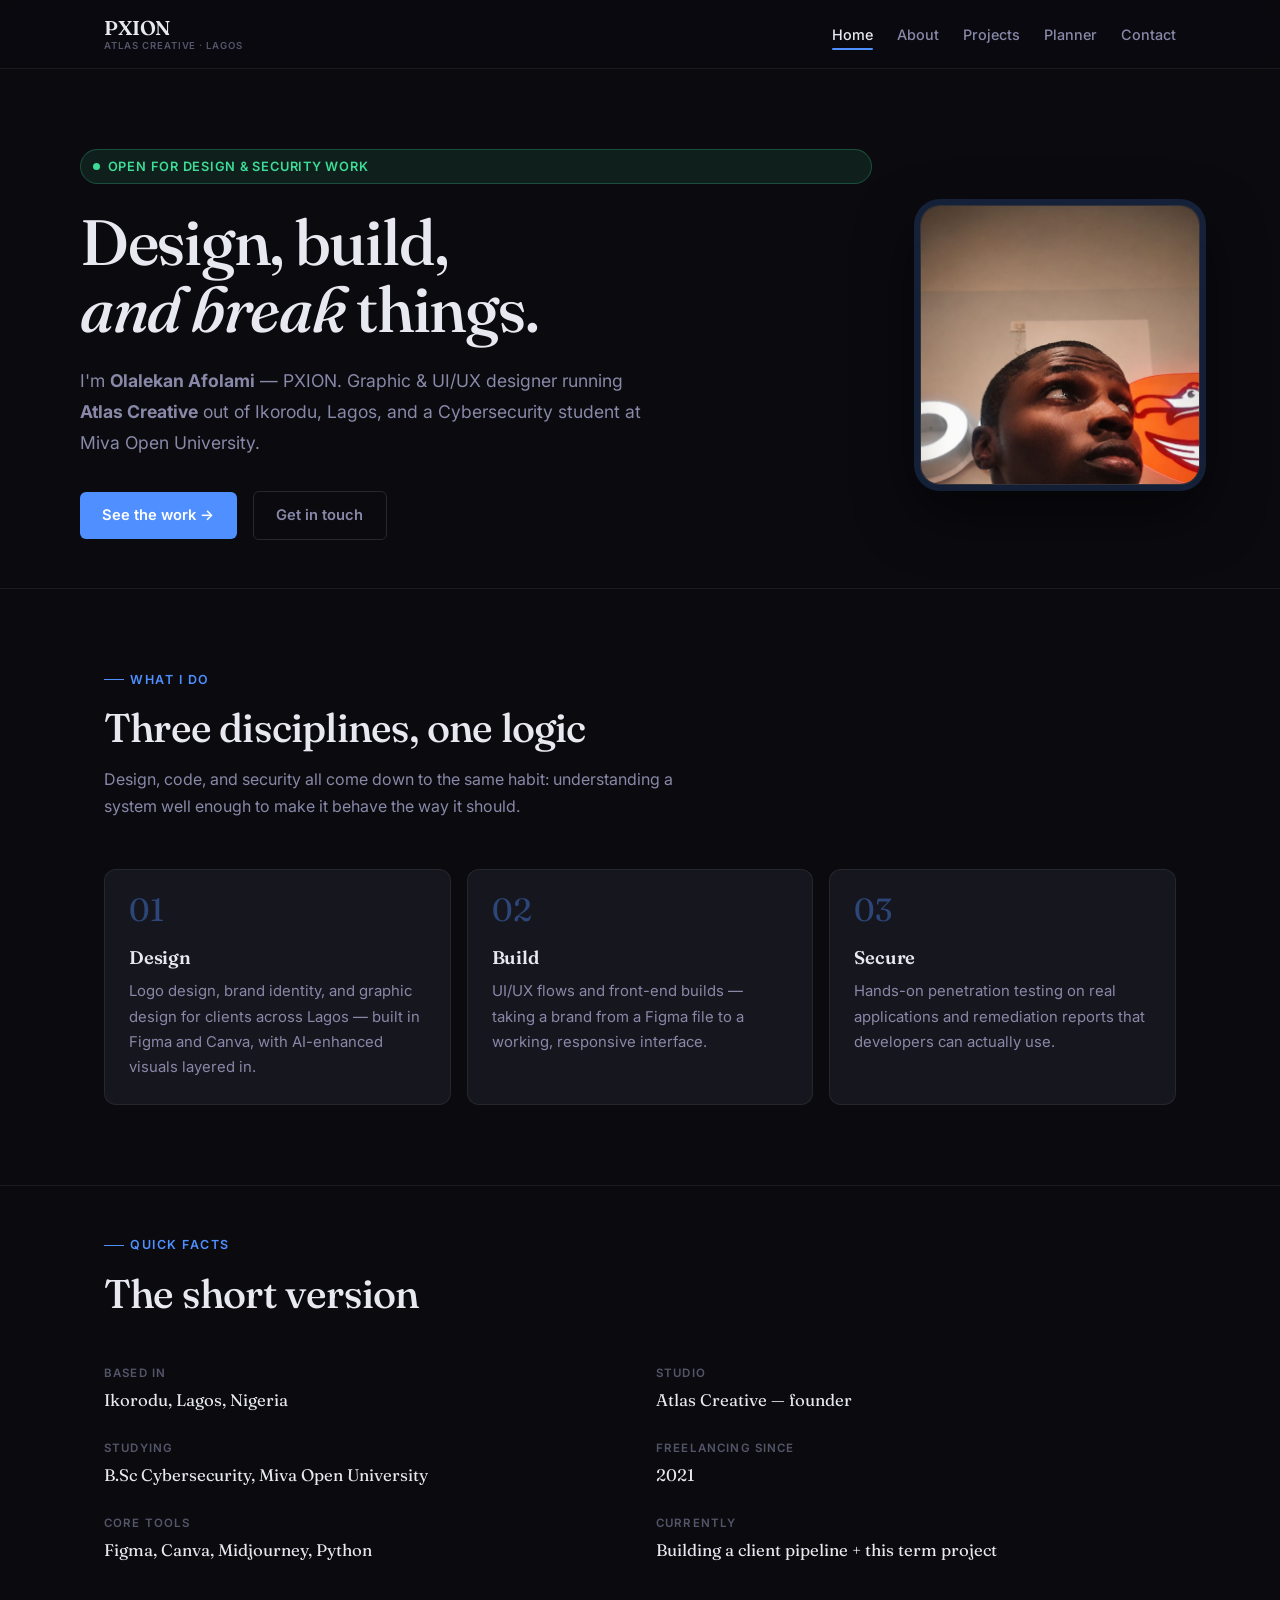
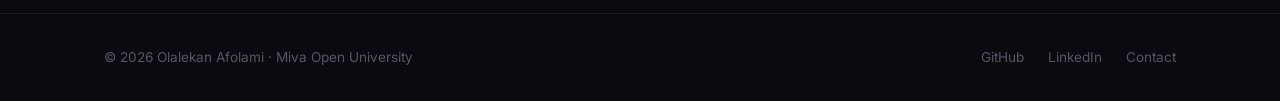
<file: index.html>
<!DOCTYPE html>
<html lang="en">
<head>
  <meta charset="UTF-8" />
  <meta name="viewport" content="width=device-width, initial-scale=1.0" />
  <title>PXION — Designer &amp; Cybersecurity Student</title>
  <meta name="description" content="Portfolio of Olalekan 'PXION' Afolami — graphic & UI/UX designer at Atlas Creative, Cybersecurity student at Miva Open University." />
  <link rel="preconnect" href="https://fonts.googleapis.com" />
  <link rel="preconnect" href="https://fonts.gstatic.com" crossorigin />
  <link href="https://fonts.googleapis.com/css2?family=Fraunces:ital,wght@0,400;0,500;0,600;1,400;1,500&family=Inter:wght@400;500;600;700&display=swap" rel="stylesheet" />
  <link rel="stylesheet" href="css/styles.css" />
</head>
<body>

  <header class="site-header">
    <div class="wrap">
      <a href="index.html" class="logo">
        <span class="logo-mark">PXION</span>
        <span class="logo-sub">Atlas Creative · Lagos</span>
      </a>
      <nav aria-label="Primary">
        <button class="nav-toggle" aria-label="Toggle menu" aria-expanded="false">
          <span></span><span></span><span></span>
        </button>
        <ul class="nav-links">
          <li><a href="index.html" aria-current="page">Home</a></li>
          <li><a href="about.html">About</a></li>
          <li><a href="projects.html">Projects</a></li>
          <li><a href="planner.html">Planner</a></li>
          <li><a href="contact.html">Contact</a></li>
        </ul>
      </nav>
    </div>
  </header>

  <main>
    <section class="hero wrap">
      <div class="hero-grid">
        <div class="hero-copy">
          <div class="status">
            <span class="status-dot" aria-hidden="true"></span>
            Open for design &amp; security work
          </div>
          <h1>Design, build,<br><em>and break</em> things.</h1>
          <p class="lede">I'm <strong>Olalekan Afolami</strong> — PXION. Graphic &amp; UI/UX designer running <strong>Atlas Creative</strong> out of Ikorodu, Lagos, and a Cybersecurity student at Miva Open University.</p>
          <div class="cta-row">
            <a href="projects.html" class="btn btn--primary">See the work →</a>
            <a href="contact.html" class="btn btn--ghost">Get in touch</a>
          </div>
        </div>
        <div class="hero-photo">
          <div class="profile-frame">
            <img src="assets/profile-headshot.png" alt="Photo of Olalekan Afolami (PXION)" />
          </div>
        </div>
      </div>
    </section>

    <section class="section">
      <div class="wrap">
        <div class="section-head">
          <span class="eyebrow">What I do</span>
          <h2>Three disciplines, one logic</h2>
          <p>Design, code, and security all come down to the same habit: understanding a system well enough to make it behave the way it should.</p>
        </div>
        <ul class="card-grid">
          <li class="card">
            <div class="card-num">01</div>
            <div class="card-body">
              <h3>Design</h3>
              <p>Logo design, brand identity, and graphic design for clients across Lagos — built in Figma and Canva, with AI-enhanced visuals layered in.</p>
            </div>
          </li>
          <li class="card">
            <div class="card-num">02</div>
            <div class="card-body">
              <h3>Build</h3>
              <p>UI/UX flows and front-end builds — taking a brand from a Figma file to a working, responsive interface.</p>
            </div>
          </li>
          <li class="card">
            <div class="card-num">03</div>
            <div class="card-body">
              <h3>Secure</h3>
              <p>Hands-on penetration testing on real applications and remediation reports that developers can actually use.</p>
            </div>
          </li>
        </ul>
      </div>
    </section>

    <section class="section section--tight">
      <div class="wrap">
        <div class="section-head">
          <span class="eyebrow">Quick facts</span>
          <h2>The short version</h2>
        </div>
        <dl class="fact-grid">
          <div><dt>Based in</dt><dd>Ikorodu, Lagos, Nigeria</dd></div>
          <div><dt>Studio</dt><dd>Atlas Creative — founder</dd></div>
          <div><dt>Studying</dt><dd>B.Sc Cybersecurity, Miva Open University</dd></div>
          <div><dt>Freelancing since</dt><dd>2021</dd></div>
          <div><dt>Core tools</dt><dd>Figma, Canva, Midjourney, Python</dd></div>
          <div><dt>Currently</dt><dd>Building a client pipeline + this term project</dd></div>
        </dl>
      </div>
    </section>
  </main>

  <footer class="site-footer">
    <div class="wrap footer-grid">
      <span>© <span data-year>2026</span> Olalekan Afolami · Miva Open University</span>
      <nav class="footer-links" aria-label="Footer">
        <a href="https://github.com/" target="_blank" rel="noopener">GitHub</a>
        <a href="https://www.linkedin.com/" target="_blank" rel="noopener">LinkedIn</a>
        <a href="contact.html">Contact</a>
      </nav>
    </div>
  </footer>

  <script src="js/nav.js"></script>
</body>
</html>
</file>
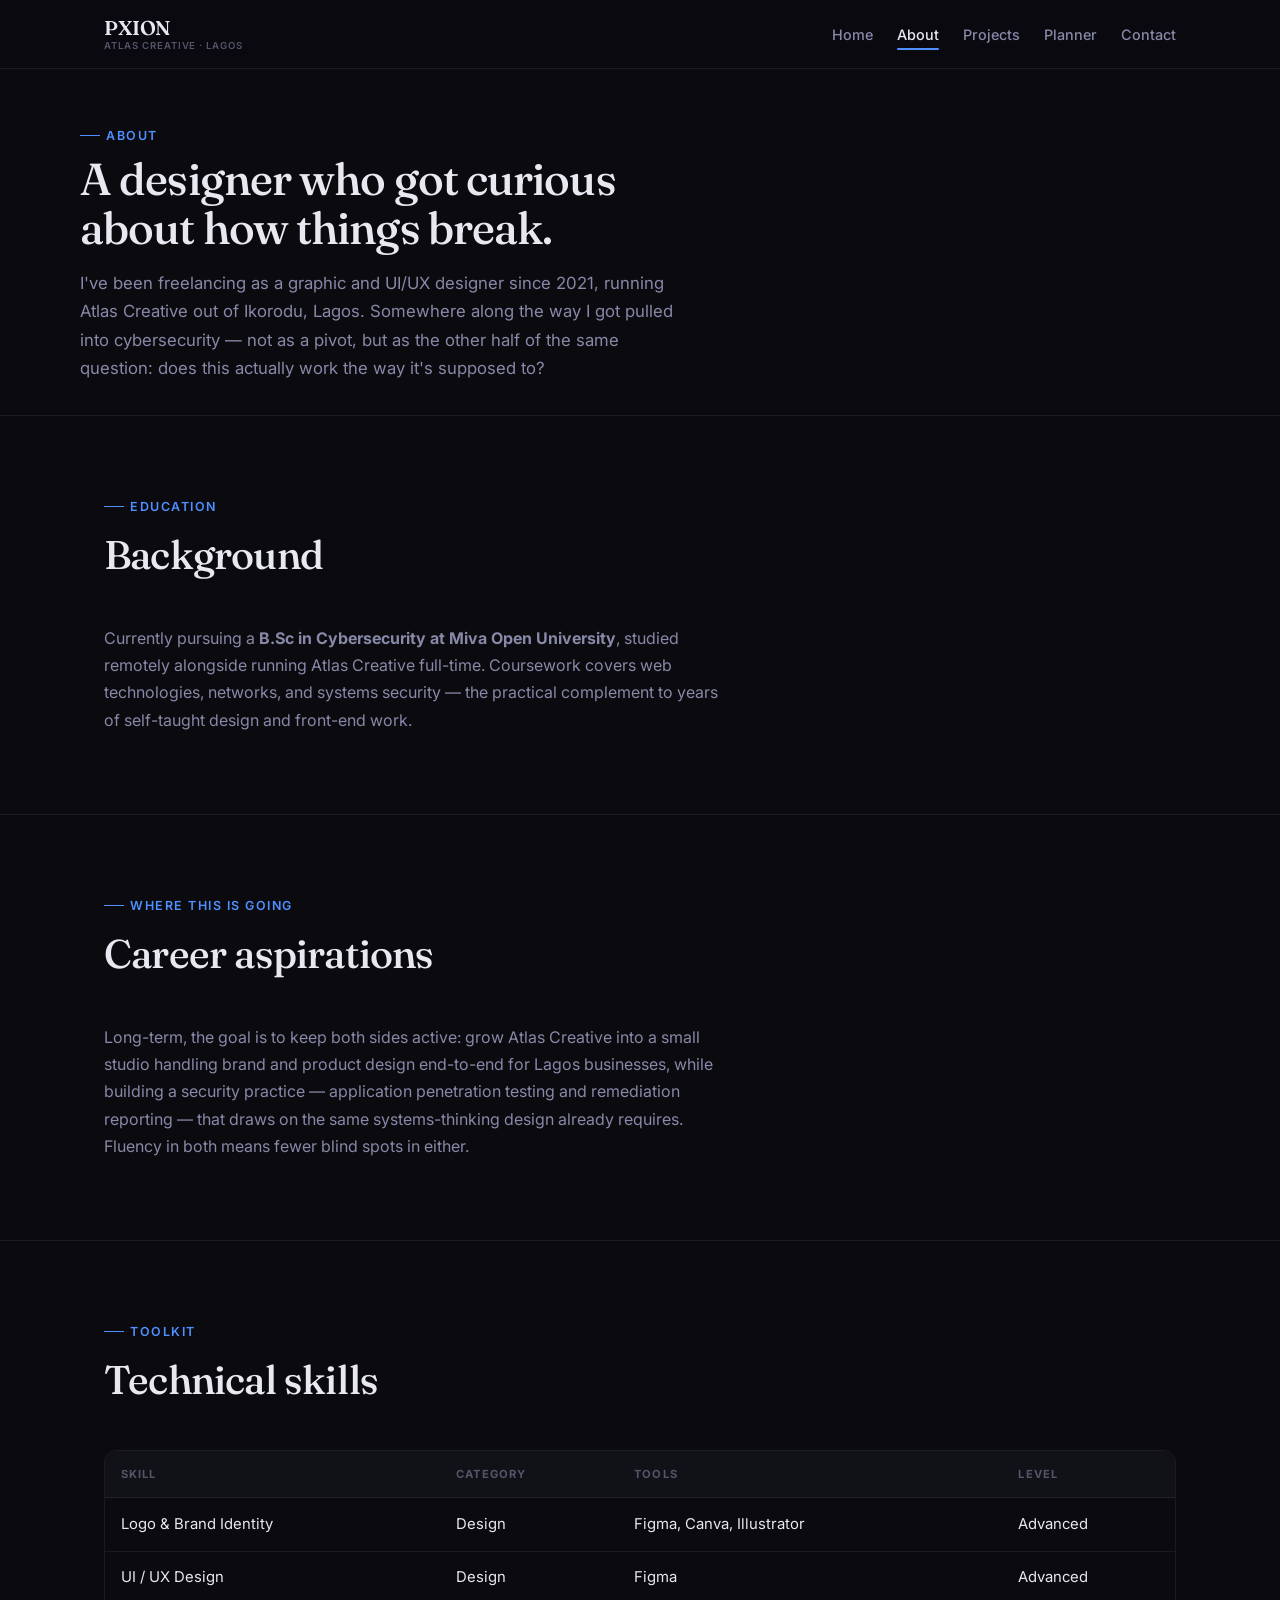
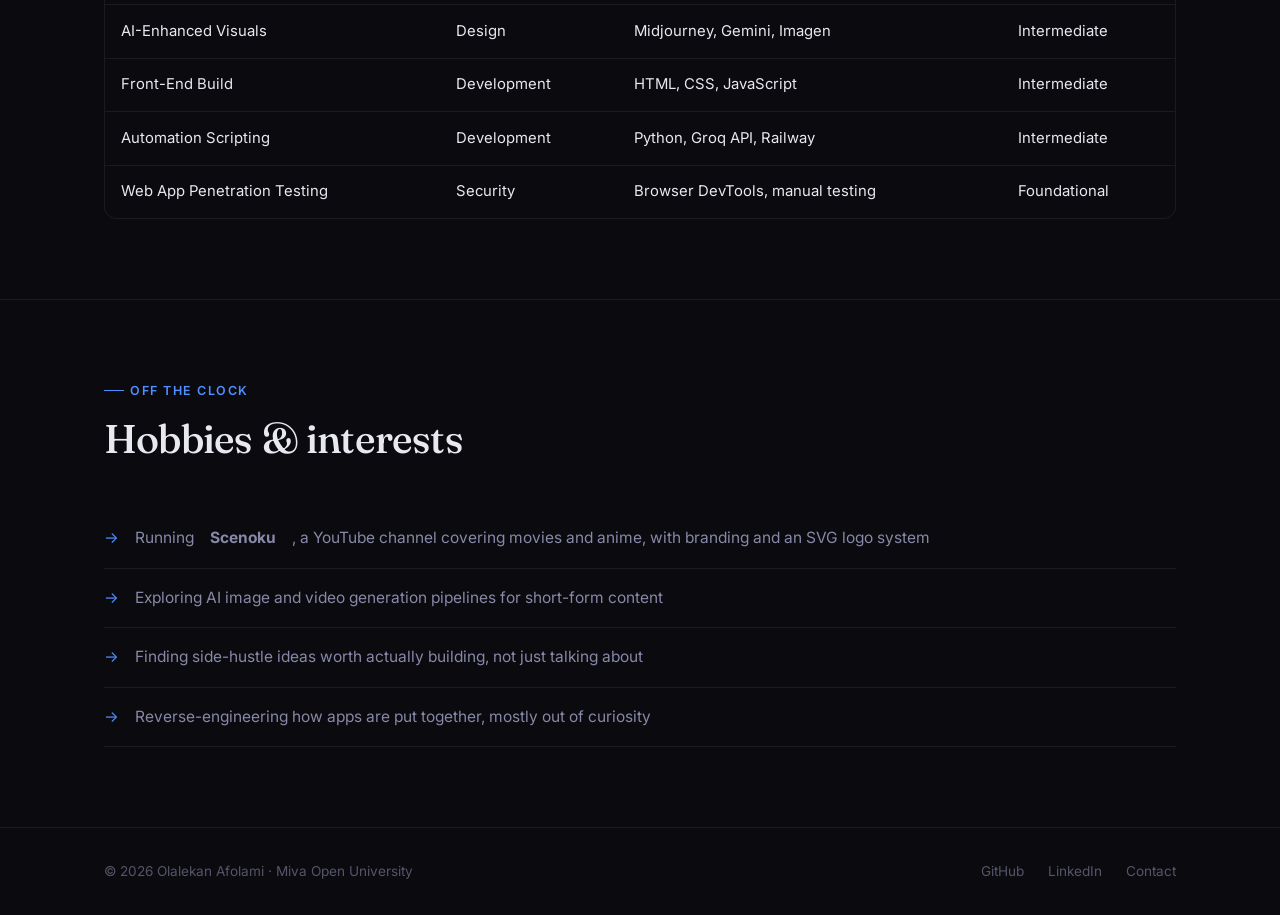
<file: about.html>
<!DOCTYPE html>
<html lang="en">
<head>
  <meta charset="UTF-8" />
  <meta name="viewport" content="width=device-width, initial-scale=1.0" />
  <title>About — PXION</title>
  <meta name="description" content="Education, career aspirations, technical skills, and interests of PXION (Olalekan Afolami Nurudeen)." />
  <link rel="preconnect" href="https://fonts.googleapis.com" />
  <link rel="preconnect" href="https://fonts.gstatic.com" crossorigin />
  <link href="https://fonts.googleapis.com/css2?family=Fraunces:ital,wght@0,400;0,500;0,600;1,400;1,500&family=Inter:wght@400;500;600;700&display=swap" rel="stylesheet" />
  <link rel="stylesheet" href="css/styles.css" />
</head>
<body>

  <header class="site-header">
    <div class="wrap">
      <a href="index.html" class="logo">
        <span class="logo-mark">PXION</span>
        <span class="logo-sub">Atlas Creative · Lagos</span>
      </a>
      <nav aria-label="Primary">
        <button class="nav-toggle" aria-label="Toggle menu" aria-expanded="false">
          <span></span><span></span><span></span>
        </button>
        <ul class="nav-links">
          <li><a href="index.html">Home</a></li>
          <li><a href="about.html" aria-current="page">About</a></li>
          <li><a href="projects.html">Projects</a></li>
          <li><a href="planner.html">Planner</a></li>
          <li><a href="contact.html">Contact</a></li>
        </ul>
      </nav>
    </div>
  </header>

  <main>
    <section class="page-hero wrap">
      <span class="eyebrow">About</span>
      <h1 class="page-title">A designer who got curious<br>about how things break.</h1>
      <p>I've been freelancing as a graphic and UI/UX designer since 2021, running Atlas Creative out of Ikorodu, Lagos. Somewhere along the way I got pulled into cybersecurity — not as a pivot, but as the other half of the same question: does this actually work the way it's supposed to?</p>
    </section>

    <section class="section">
      <div class="wrap">
        <div class="section-head">
          <span class="eyebrow">Education</span>
          <h2>Background</h2>
        </div>
        <p>Currently pursuing a <strong>B.Sc in Cybersecurity at Miva Open University</strong>, studied remotely alongside running Atlas Creative full-time. Coursework covers web technologies, networks, and systems security — the practical complement to years of self-taught design and front-end work.</p>
      </div>
    </section>

    <section class="section">
      <div class="wrap">
        <div class="section-head">
          <span class="eyebrow">Where this is going</span>
          <h2>Career aspirations</h2>
        </div>
        <p>Long-term, the goal is to keep both sides active: grow Atlas Creative into a small studio handling brand and product design end-to-end for Lagos businesses, while building a security practice — application penetration testing and remediation reporting — that draws on the same systems-thinking design already requires. Fluency in both means fewer blind spots in either.</p>
      </div>
    </section>

    <section class="section">
      <div class="wrap">
        <div class="section-head">
          <span class="eyebrow">Toolkit</span>
          <h2>Technical skills</h2>
        </div>
        <div class="table-wrap">
          <table>
            <caption class="sr-only">Technical skills by category, tools used, and current proficiency</caption>
            <thead>
              <tr>
                <th scope="col">Skill</th>
                <th scope="col">Category</th>
                <th scope="col">Tools</th>
                <th scope="col">Level</th>
              </tr>
            </thead>
            <tbody>
              <tr><td>Logo &amp; Brand Identity</td><td>Design</td><td>Figma, Canva, Illustrator</td><td>Advanced</td></tr>
              <tr><td>UI / UX Design</td><td>Design</td><td>Figma</td><td>Advanced</td></tr>
              <tr><td>AI-Enhanced Visuals</td><td>Design</td><td>Midjourney, Gemini, Imagen</td><td>Intermediate</td></tr>
              <tr><td>Front-End Build</td><td>Development</td><td>HTML, CSS, JavaScript</td><td>Intermediate</td></tr>
              <tr><td>Automation Scripting</td><td>Development</td><td>Python, Groq API, Railway</td><td>Intermediate</td></tr>
              <tr><td>Web App Penetration Testing</td><td>Security</td><td>Browser DevTools, manual testing</td><td>Foundational</td></tr>
            </tbody>
          </table>
        </div>
      </div>
    </section>

    <section class="section">
      <div class="wrap">
        <div class="section-head">
          <span class="eyebrow">Off the clock</span>
          <h2>Hobbies &amp; interests</h2>
        </div>
        <ul class="check-list">
          <li>Running <strong>Scenoku</strong>, a YouTube channel covering movies and anime, with branding and an SVG logo system</li>
          <li>Exploring AI image and video generation pipelines for short-form content</li>
          <li>Finding side-hustle ideas worth actually building, not just talking about</li>
          <li>Reverse-engineering how apps are put together, mostly out of curiosity</li>
        </ul>
      </div>
    </section>
  </main>

  <footer class="site-footer">
    <div class="wrap footer-grid">
      <span>© <span data-year>2026</span> Olalekan Afolami · Miva Open University</span>
      <nav class="footer-links" aria-label="Footer">
        <a href="https://github.com/" target="_blank" rel="noopener">GitHub</a>
        <a href="https://www.linkedin.com/" target="_blank" rel="noopener">LinkedIn</a>
        <a href="contact.html">Contact</a>
      </nav>
    </div>
  </footer>

  <script src="js/nav.js"></script>
</body>
</html>
</file>
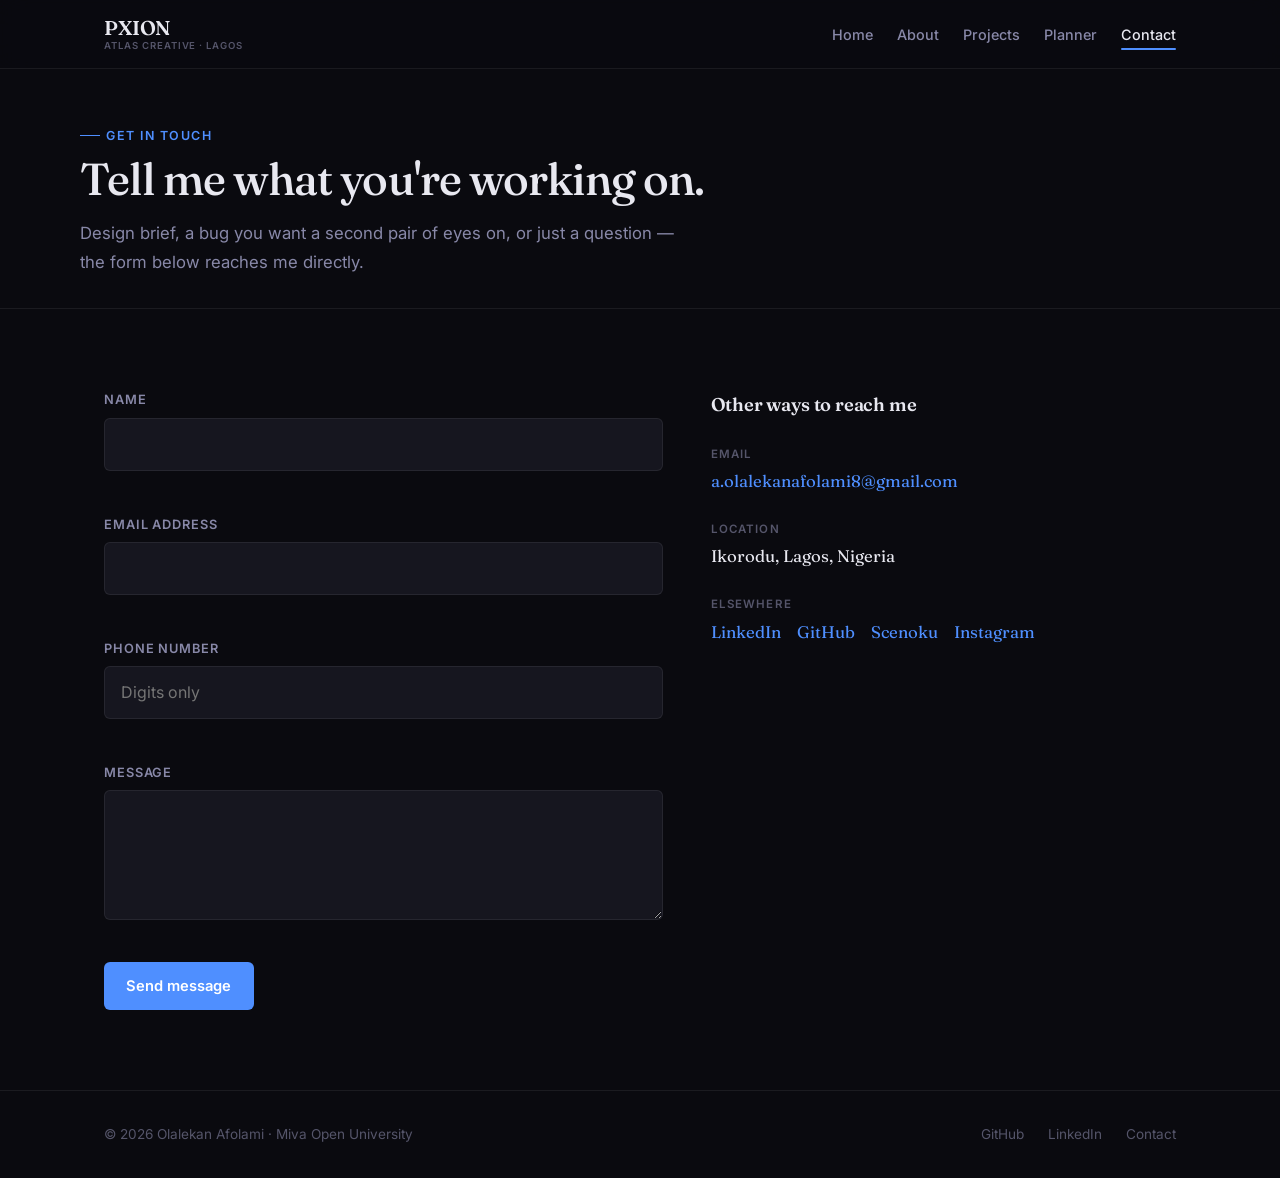
<file: contact.html>
<!DOCTYPE html>
<html lang="en">
<head>
  <meta charset="UTF-8" />
  <meta name="viewport" content="width=device-width, initial-scale=1.0" />
  <title>Contact — PXION</title>
  <meta name="description" content="Get in touch with PXION for design or security work." />
  <link rel="preconnect" href="https://fonts.googleapis.com" />
  <link rel="preconnect" href="https://fonts.gstatic.com" crossorigin />
  <link href="https://fonts.googleapis.com/css2?family=Fraunces:ital,wght@0,400;0,500;0,600;1,400;1,500&family=Inter:wght@400;500;600;700&display=swap" rel="stylesheet" />
  <link rel="stylesheet" href="css/styles.css" />
</head>
<body>

  <header class="site-header">
    <div class="wrap">
      <a href="index.html" class="logo">
        <span class="logo-mark">PXION</span>
        <span class="logo-sub">Atlas Creative · Lagos</span>
      </a>
      <nav aria-label="Primary">
        <button class="nav-toggle" aria-label="Toggle menu" aria-expanded="false">
          <span></span><span></span><span></span>
        </button>
        <ul class="nav-links">
          <li><a href="index.html">Home</a></li>
          <li><a href="about.html">About</a></li>
          <li><a href="projects.html">Projects</a></li>
          <li><a href="planner.html">Planner</a></li>
          <li><a href="contact.html" aria-current="page">Contact</a></li>
        </ul>
      </nav>
    </div>
  </header>

  <main>
    <section class="page-hero wrap">
      <span class="eyebrow">Get in touch</span>
      <h1 class="page-title">Tell me what you're working on.</h1>
      <p>Design brief, a bug you want a second pair of eyes on, or just a question — the form below reaches me directly.</p>
    </section>

    <section class="section">
      <div class="wrap">
        <div class="contact-layout">

          <form id="contactForm" class="form-grid" novalidate>
            <div class="field">
              <label for="nameInput">Name</label>
              <input type="text" id="nameInput" name="name" autocomplete="name" />
              <span class="field-error" id="nameError"></span>
            </div>
            <div class="field">
              <label for="emailInput">Email address</label>
              <input type="email" id="emailInput" name="email" autocomplete="email" />
              <span class="field-error" id="emailError"></span>
            </div>
            <div class="field">
              <label for="phoneInput">Phone number</label>
              <input type="tel" id="phoneInput" name="phone" placeholder="Digits only" autocomplete="tel" />
              <span class="field-error" id="phoneError"></span>
            </div>
            <div class="field">
              <label for="messageInput">Message</label>
              <textarea id="messageInput" name="message"></textarea>
              <span class="field-error" id="messageError"></span>
            </div>
            <div>
              <button type="submit" class="btn btn--primary">Send message</button>
            </div>
            <p class="form-status" id="formStatus" role="status"></p>
          </form>

          <aside class="contact-aside">
            <h3>Other ways to reach me</h3>
            <dl class="fact-grid" style="grid-template-columns:1fr;">
              <div>
                <dt>Email</dt>
                <dd><a href="mailto:olalekanafolami8@gmail.com" style="color:var(--accent);">a.olalekanafolami8@gmail.com</a></dd>
              </div>
              <div>
                <dt>Location</dt>
                <dd>Ikorodu, Lagos, Nigeria</dd>
              </div>
              <div>
                <dt>Elsewhere</dt>
                <dd style="display:flex;gap:1rem;flex-wrap:wrap;">
                  <a href="https://www.linkedin.com/" target="_blank" rel="noopener" style="color:var(--accent);">LinkedIn</a>
                  <a href="https://github.com/" target="_blank" rel="noopener" style="color:var(--accent);">GitHub</a>
                  <a href="https://www.youtube.com/" target="_blank" rel="noopener" style="color:var(--accent);">Scenoku</a>
               <a href="https://www.instagram.com/" target="_blank" rel="noopener" style="color:var(--accent);">Instagram</a>
                </dd>
              </div>
            </dl>
          </aside>

        </div>
      </div>
    </section>
  </main>

  <footer class="site-footer">
    <div class="wrap footer-grid">
      <span>© <span data-year>2026</span> Olalekan Afolami · Miva Open University</span>
      <nav class="footer-links" aria-label="Footer">
        <a href="https://github.com/" target="_blank" rel="noopener">GitHub</a>
        <a href="https://www.linkedin.com/" target="_blank" rel="noopener">LinkedIn</a>
        <a href="contact.html">Contact</a>
      </nav>
    </div>
  </footer>

  <script src="js/nav.js"></script>
  <script src="js/contact.js"></script>
</body>
</html>
</file>
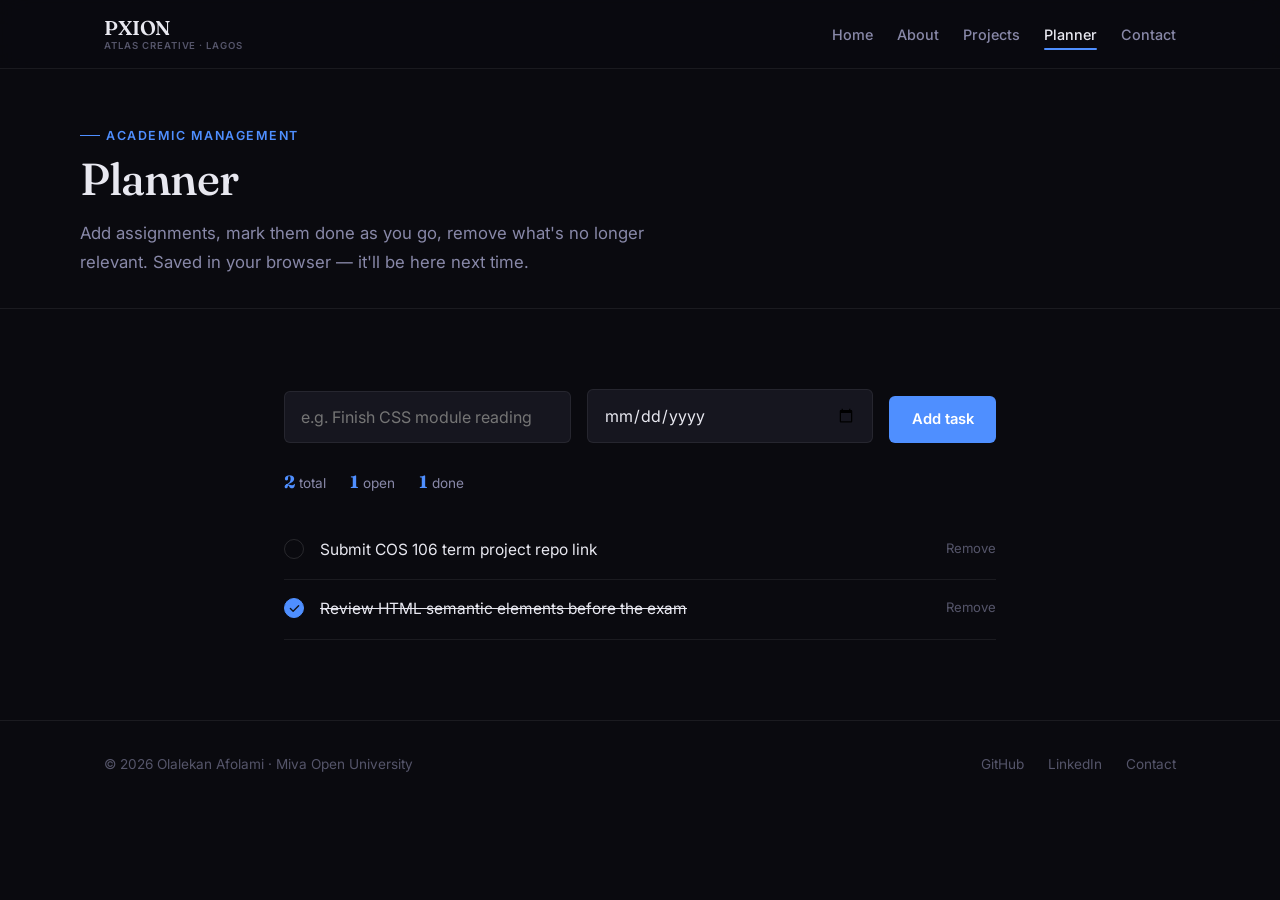
<file: planner.html>
<!DOCTYPE html>
<html lang="en">
<head>
  <meta charset="UTF-8" />
  <meta name="viewport" content="width=device-width, initial-scale=1.0" />
  <title>Planner — PXION</title>
  <meta name="description" content="Interactive academic task planner." />
  <link rel="preconnect" href="https://fonts.googleapis.com" />
  <link rel="preconnect" href="https://fonts.gstatic.com" crossorigin />
  <link href="https://fonts.googleapis.com/css2?family=Fraunces:ital,wght@0,400;0,500;0,600;1,400;1,500&family=Inter:wght@400;500;600;700&display=swap" rel="stylesheet" />
  <link rel="stylesheet" href="css/styles.css" />
</head>
<body>

  <header class="site-header">
    <div class="wrap">
      <a href="index.html" class="logo">
        <span class="logo-mark">PXION</span>
        <span class="logo-sub">Atlas Creative · Lagos</span>
      </a>
      <nav aria-label="Primary">
        <button class="nav-toggle" aria-label="Toggle menu" aria-expanded="false">
          <span></span><span></span><span></span>
        </button>
        <ul class="nav-links">
          <li><a href="index.html">Home</a></li>
          <li><a href="about.html">About</a></li>
          <li><a href="projects.html">Projects</a></li>
          <li><a href="planner.html" aria-current="page">Planner</a></li>
          <li><a href="contact.html">Contact</a></li>
        </ul>
      </nav>
    </div>
  </header>

  <main>
    <section class="page-hero wrap">
      <span class="eyebrow">Academic management</span>
      <h1 class="page-title">Planner</h1>
      <p>Add assignments, mark them done as you go, remove what's no longer relevant. Saved in your browser — it'll be here next time.</p>
    </section>

    <section class="section">
      <div class="wrap" style="max-width:760px;">

        <form id="plannerForm" class="planner-bar" aria-label="Add a new task">
          <label for="taskInput" class="sr-only">Task description</label>
          <input type="text" id="taskInput" name="taskInput" placeholder="e.g. Finish CSS module reading" required />
          <label for="taskDue" class="sr-only">Due date (optional)</label>
          <input type="date" id="taskDue" name="taskDue" aria-label="Due date (optional)" />
          <button type="submit" class="btn btn--primary">Add task</button>
        </form>

        <div class="planner-stats">
          <span><strong id="countTotal">0</strong> total</span>
          <span><strong id="countOpen">0</strong> open</span>
          <span><strong id="countDone">0</strong> done</span>
        </div>

        <ul class="task-list" id="taskList" aria-live="polite"></ul>
        <p class="empty-state" id="emptyState">No tasks yet — add your first assignment above.</p>

      </div>
    </section>
  </main>

  <footer class="site-footer">
    <div class="wrap footer-grid">
      <span>© <span data-year>2026</span> Olalekan Afolami · Miva Open University</span>
      <nav class="footer-links" aria-label="Footer">
        <a href="https://github.com/" target="_blank" rel="noopener">GitHub</a>
        <a href="https://www.linkedin.com/" target="_blank" rel="noopener">LinkedIn</a>
        <a href="contact.html">Contact</a>
      </nav>
    </div>
  </footer>

  <script src="js/nav.js"></script>
  <script src="js/planner.js"></script>
</body>
</html>
</file>
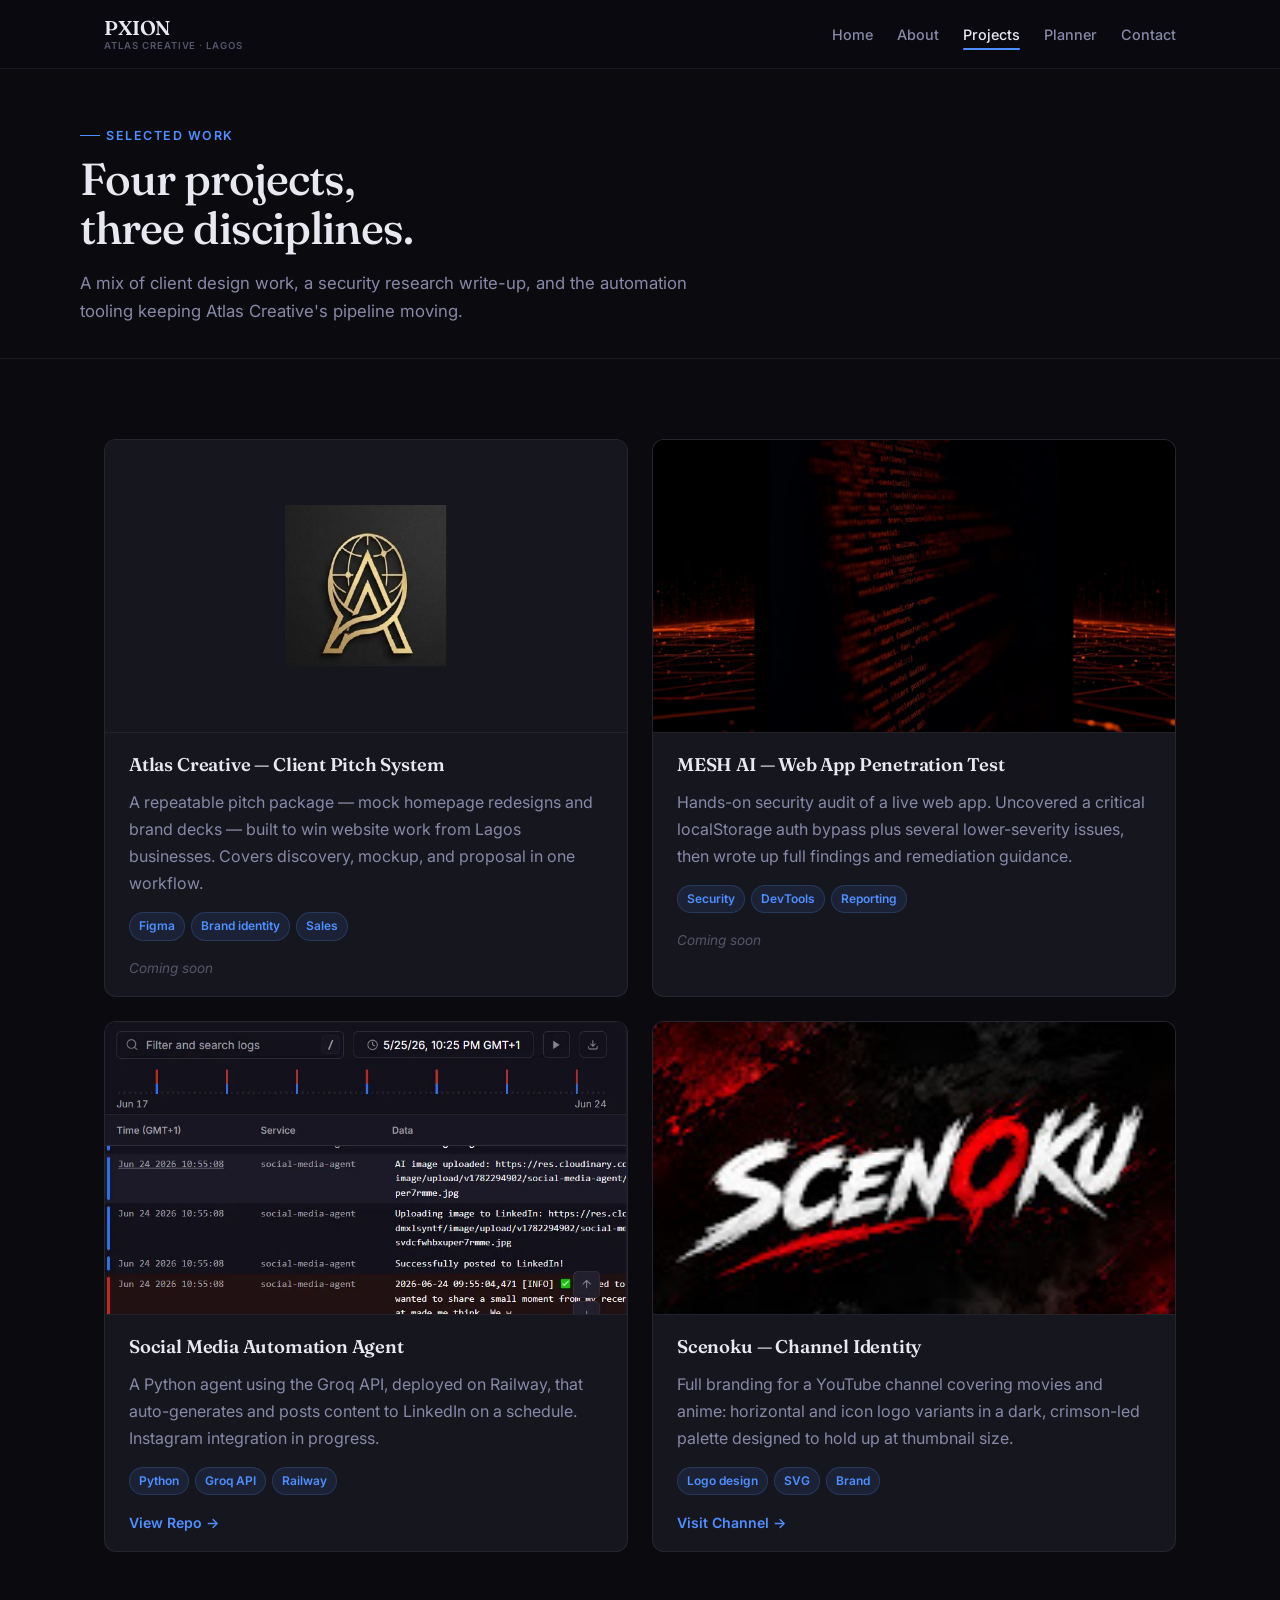
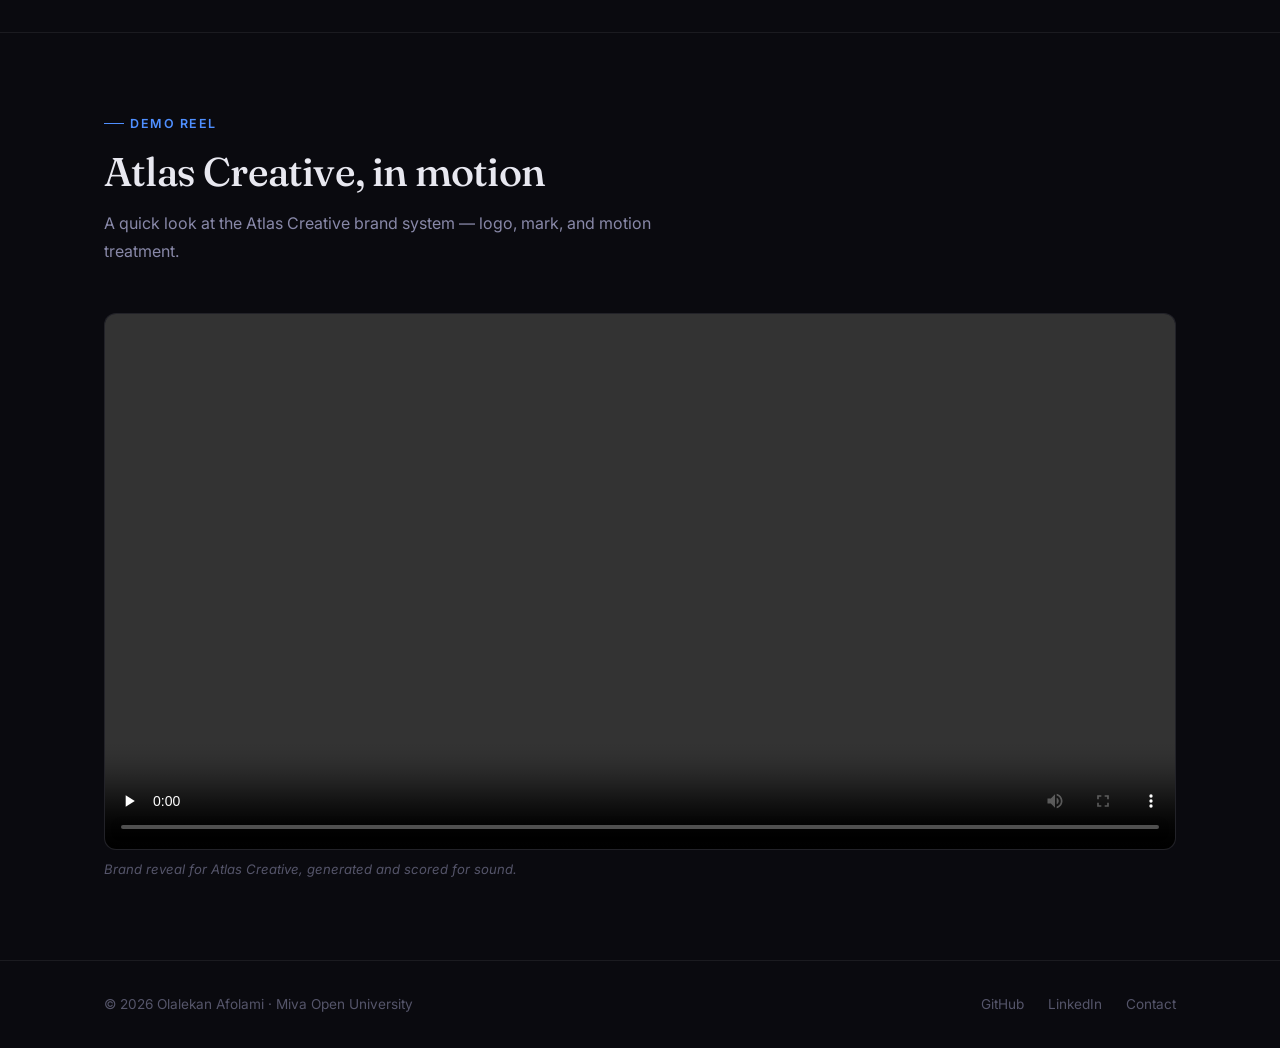
<file: projects.html>
<!DOCTYPE html>
<html lang="en">
<head>
  <meta charset="UTF-8" />
  <meta name="viewport" content="width=device-width, initial-scale=1.0" />
  <title>Projects — PXION</title>
  <meta name="description" content="Selected projects by PXION spanning brand design, security research, and automation." />
  <link rel="preconnect" href="https://fonts.googleapis.com" />
  <link rel="preconnect" href="https://fonts.gstatic.com" crossorigin />
  <link href="https://fonts.googleapis.com/css2?family=Fraunces:ital,wght@0,400;0,500;0,600;1,400;1,500&family=Inter:wght@400;500;600;700&display=swap" rel="stylesheet" />
  <link rel="stylesheet" href="css/styles.css" />
</head>
<body>

  <header class="site-header">
    <div class="wrap">
      <a href="index.html" class="logo">
        <span class="logo-mark">PXION</span>
        <span class="logo-sub">Atlas Creative · Lagos</span>
      </a>
      <nav aria-label="Primary">
        <button class="nav-toggle" aria-label="Toggle menu" aria-expanded="false">
          <span></span><span></span><span></span>
        </button>
        <ul class="nav-links">
          <li><a href="index.html">Home</a></li>
          <li><a href="about.html">About</a></li>
          <li><a href="projects.html" aria-current="page">Projects</a></li>
          <li><a href="planner.html">Planner</a></li>
          <li><a href="contact.html">Contact</a></li>
        </ul>
      </nav>
    </div>
  </header>

  <main>
    <section class="page-hero wrap">
      <span class="eyebrow">Selected work</span>
      <h1 class="page-title">Four projects,<br>three disciplines.</h1>
      <p>A mix of client design work, a security research write-up, and the automation tooling keeping Atlas Creative's pipeline moving.</p>
    </section>

    <section class="section">
      <div class="wrap">
        <div class="project-grid">

          <article class="project-card">
            <div class="project-thumb">
              <img src="assets/atlas-creative-thumb.jpg" alt="Atlas Creative logo" loading="lazy" />
            </div>
            <div class="project-body">
              <h3>Atlas Creative — Client Pitch System</h3>
              <p>A repeatable pitch package — mock homepage redesigns and brand decks — built to win website work from Lagos businesses. Covers discovery, mockup, and proposal in one workflow.</p>
              <div class="tag-row">
                <span class="tag">Figma</span>
                <span class="tag">Brand identity</span>
                <span class="tag">Sales</span>
              </div>
              <div class="project-links">
                <span style="font-size:0.85rem;color:var(--text-faint);font-style:italic;">Coming soon</span>
              </div>
            </div>
          </article>

          <article class="project-card">
            <div class="project-thumb">
              <img src="assets/mesh-ai.png" alt="MESH AI penetration test" loading="lazy" />
            </div>
            <div class="project-body">
              <h3>MESH AI — Web App Penetration Test</h3>
              <p>Hands-on security audit of a live web app. Uncovered a critical localStorage auth bypass plus several lower-severity issues, then wrote up full findings and remediation guidance.</p>
              <div class="tag-row">
                <span class="tag">Security</span>
                <span class="tag">DevTools</span>
                <span class="tag">Reporting</span>
              </div>
              <div class="project-links">
                <span style="font-size:0.85rem;color:var(--text-faint);font-style:italic;">Coming soon</span>
              </div>
            </div>
          </article>

          <article class="project-card">
            <div class="project-thumb">
              <img src="assets/social-agent-logs.png" alt="Railway deployment logs for the social media agent" loading="lazy" />
            </div>
            <div class="project-body">
              <h3>Social Media Automation Agent</h3>
              <p>A Python agent using the Groq API, deployed on Railway, that auto-generates and posts content to LinkedIn on a schedule. Instagram integration in progress.</p>
              <div class="tag-row">
                <span class="tag">Python</span>
                <span class="tag">Groq API</span>
                <span class="tag">Railway</span>
              </div>
              <div class="project-links">
                <a href="https://github.com/Pxioneer/social-media-agent" target="_blank" rel="noopener">View Repo →</a>
              </div>
            </div>
          </article>

          <article class="project-card">
            <div class="project-thumb">
              <img src="assets/scenoku-logo.jpg" alt="Scenoku YouTube channel logo" loading="lazy" />
            </div>
            <div class="project-body">
              <h3>Scenoku — Channel Identity</h3>
              <p>Full branding for a YouTube channel covering movies and anime: horizontal and icon logo variants in a dark, crimson-led palette designed to hold up at thumbnail size.</p>
              <div class="tag-row">
                <span class="tag">Logo design</span>
                <span class="tag">SVG</span>
                <span class="tag">Brand</span>
              </div>
              <div class="project-links">
                <a href="https://www.youtube.com/@SCENOKU" target="_blank" rel="noopener">Visit Channel →</a>
              </div>
            </div>
          </article>

        </div>
      </div>
    </section>

    <section class="section">
      <div class="wrap">
        <div class="section-head">
          <span class="eyebrow">Demo reel</span>
          <h2>Atlas Creative, in motion</h2>
          <p>A quick look at the Atlas Creative brand system — logo, mark, and motion treatment.</p>
        </div>
        <div class="media-frame">
          <video controls preload="none">
            <source src="assets/Atlas_Creative_logo_reveal_202606240039.mp4" type="video/mp4">
            Your browser doesn't support video. <a href="assets/Atlas_Creative_logo_reveal_202606240039.mp4">Download the file</a>.
          </video>
        </div>
        <p class="media-caption">Brand reveal for Atlas Creative, generated and scored for sound.</p>
      </div>
    </section>
  </main>

  <footer class="site-footer">
    <div class="wrap footer-grid">
      <span>© <span data-year>2026</span> Olalekan Afolami · Miva Open University</span>
      <nav class="footer-links" aria-label="Footer">
        <a href="https://github.com/" target="_blank" rel="noopener">GitHub</a>
        <a href="https://www.linkedin.com/" target="_blank" rel="noopener">LinkedIn</a>
        <a href="contact.html">Contact</a>
      </nav>
    </div>
  </footer>

  <script src="js/nav.js"></script>
</body>
</html>
</file>
<file: css/styles.css>
/* ==========================================================================
   PXION Portfolio — Redesign v3
   Direction: Sharp, modern dark-mode with electric blue accent.
   Feels like a Lagos creative who also knows Kali Linux.
   ========================================================================== */

:root {
  /* Palette */
  --bg:          #0a0a0f;
  --bg-raised:   #111118;
  --bg-card:     #16161f;
  --border:      rgba(255,255,255,0.07);
  --border-mid:  rgba(255,255,255,0.12);
  --text:        #e8e8f0;
  --text-muted:  #8888a8;
  --text-faint:  #55556a;
  --accent:      #4f8fff;
  --accent-glow: rgba(79,143,255,0.18);
  --accent-dim:  #2a5ec4;
  --danger:      #ff5b5b;
  --success:     #3ddc97;

  /* Type */
  --font-display: "Fraunces", Georgia, serif;
  --font-body:    "Inter", "Helvetica Neue", Arial, sans-serif;

  /* Space */
  --s1: 0.5rem;
  --s2: 1rem;
  --s3: 1.5rem;
  --s4: 2rem;
  --s5: 3rem;
  --s6: 5rem;

  --radius-sm: 6px;
  --radius:    12px;
  --radius-lg: 20px;
  --max-w: 1120px;
  --ease: cubic-bezier(0.22, 1, 0.36, 1);
}

/* ---------- Reset ---------- */
*, *::before, *::after { margin: 0; padding: 0; box-sizing: border-box; }
html { scroll-behavior: smooth; -webkit-text-size-adjust: 100%; }

body {
  background: var(--bg);
  color: var(--text);
  font-family: var(--font-body);
  font-size: 16px;
  line-height: 1.7;
  min-height: 100dvh;
}

img { max-width: 100%; display: block; }
a  { color: inherit; text-decoration: none; }
ul, ol { list-style: none; }
button { font: inherit; cursor: pointer; border: none; background: none; color: inherit; }
input, textarea { font: inherit; color: inherit; }

@media (prefers-reduced-motion: reduce) {
  *, *::before, *::after {
    animation-duration: 0.001ms !important;
    transition-duration: 0.001ms !important;
  }
}

:focus-visible { outline: 2px solid var(--accent); outline-offset: 3px; border-radius: 2px; }

/* ---------- Layout utilities ---------- */
.wrap {
  max-width: var(--max-w);
  margin: 0 auto;
  padding: 0 var(--s3);
}

@media (max-width: 600px) {
  .wrap { padding: 0 var(--s2); }
}

.sr-only {
  position: absolute; width: 1px; height: 1px;
  overflow: hidden; clip: rect(0 0 0 0); white-space: nowrap;
}

/* ---------- Typography ---------- */
.eyebrow {
  display: inline-flex;
  align-items: center;
  gap: 0.5em;
  font-family: var(--font-body);
  font-size: 0.78rem;
  font-weight: 600;
  letter-spacing: 0.12em;
  text-transform: uppercase;
  color: var(--accent);
}
.eyebrow::before {
  content: "";
  display: inline-block;
  width: 20px;
  height: 1px;
  background: var(--accent);
  flex-shrink: 0;
}

h1, h2, h3, h4 {
  font-family: var(--font-display);
  font-weight: 500;
  color: var(--text);
  letter-spacing: -0.02em;
}

h1 { font-size: clamp(2.2rem, 5.5vw, 4rem); line-height: 1.05; }
h2 { font-size: clamp(1.6rem, 3.5vw, 2.5rem); line-height: 1.1; }
h3 { font-size: 1.15rem; font-weight: 600; letter-spacing: -0.01em; }

p { color: var(--text-muted); max-width: 62ch; }
.lede { font-size: 1.1rem; line-height: 1.75; }

/* ---------- Sections ---------- */
.section {
  padding: var(--s6) 0;
  border-top: 1px solid var(--border);
}
.section--tight { padding: var(--s5) 0; border-top: 1px solid var(--border); }

.section-head {
  display: flex;
  flex-direction: column;
  gap: var(--s1);
  margin-bottom: var(--s5);
}
.section-head h2 { margin-top: var(--s1); }
.section-head p  { margin-top: var(--s1); }

/* ---------- Buttons ---------- */
.btn {
  display: inline-flex;
  align-items: center;
  gap: 0.5em;
  padding: 0.7rem 1.4rem;
  border-radius: var(--radius-sm);
  font-size: 0.92rem;
  font-weight: 600;
  font-family: var(--font-body);
  transition: transform 0.2s var(--ease), box-shadow 0.2s var(--ease), opacity 0.2s var(--ease);
  white-space: nowrap;
}

.btn--primary {
  background: var(--accent);
  color: #fff;
  box-shadow: 0 0 0 0 var(--accent-glow);
}
.btn--primary:hover {
  transform: translateY(-2px);
  box-shadow: 0 8px 24px var(--accent-glow);
}

.btn--ghost {
  border: 1px solid var(--border-mid);
  color: var(--text-muted);
}
.btn--ghost:hover {
  border-color: var(--accent);
  color: var(--accent);
  transform: translateY(-2px);
}

/* ---------- Header / Nav ---------- */
.site-header {
  position: sticky;
  top: 0;
  z-index: 100;
  background: rgba(10,10,15,0.88);
  backdrop-filter: blur(16px) saturate(180%);
  -webkit-backdrop-filter: blur(16px) saturate(180%);
  border-bottom: 1px solid var(--border);
}

.site-header .wrap {
  display: flex;
  align-items: center;
  justify-content: space-between;
  height: 68px;
}

.logo {
  display: flex;
  flex-direction: column;
  line-height: 1.1;
  gap: 2px;
}
.logo-mark {
  font-family: var(--font-display);
  font-size: 1.25rem;
  font-weight: 600;
  color: var(--text);
  letter-spacing: -0.02em;
}
.logo-sub {
  font-size: 0.6rem;
  font-weight: 600;
  letter-spacing: 0.1em;
  text-transform: uppercase;
  color: var(--text-faint);
}

.nav-links {
  display: flex;
  align-items: center;
  gap: var(--s3);
}

.nav-links a {
  font-size: 0.9rem;
  font-weight: 500;
  color: var(--text-muted);
  padding: 0.35rem 0;
  position: relative;
  transition: color 0.2s var(--ease);
}
.nav-links a::after {
  content: "";
  position: absolute;
  left: 0; bottom: -2px;
  width: 0; height: 2px;
  background: var(--accent);
  border-radius: 2px;
  transition: width 0.25s var(--ease);
}
.nav-links a:hover,
.nav-links a[aria-current="page"] { color: var(--text); }
.nav-links a:hover::after,
.nav-links a[aria-current="page"]::after { width: 100%; }

/* Mobile hamburger */
.nav-toggle {
  display: none;
  width: 36px;
  height: 36px;
  flex-direction: column;
  justify-content: center;
  align-items: center;
  gap: 5px;
  border-radius: var(--radius-sm);
  border: 1px solid var(--border);
}
.nav-toggle span {
  display: block;
  width: 20px;
  height: 1.5px;
  background: var(--text);
  border-radius: 2px;
  transition: transform 0.25s var(--ease), opacity 0.2s;
}
.nav-toggle.is-open span:nth-child(1) { transform: translateY(6.5px) rotate(45deg); }
.nav-toggle.is-open span:nth-child(2) { opacity: 0; }
.nav-toggle.is-open span:nth-child(3) { transform: translateY(-6.5px) rotate(-45deg); }

@media (max-width: 720px) {
  .nav-toggle { display: flex; }
  .nav-links {
    position: absolute;
    top: 68px; left: 0; right: 0;
    flex-direction: column;
    align-items: stretch;
    background: var(--bg-raised);
    border-bottom: 1px solid var(--border);
    padding: var(--s2) var(--s3);
    gap: 0;
    opacity: 0;
    pointer-events: none;
    transform: translateY(-6px);
    transition: opacity 0.2s var(--ease), transform 0.2s var(--ease);
  }
  .nav-links.is-open {
    opacity: 1;
    pointer-events: auto;
    transform: translateY(0);
  }
  .nav-links a {
    padding: 0.75rem 0;
    border-bottom: 1px solid var(--border);
    font-size: 1rem;
  }
  .nav-links li:last-child a { border-bottom: none; }
}

/* ---------- Status badge ---------- */
.status {
  display: inline-flex;
  align-items: center;
  gap: 0.6em;
  font-size: 0.8rem;
  font-weight: 600;
  letter-spacing: 0.06em;
  text-transform: uppercase;
  color: var(--success);
  background: rgba(61,220,151,0.1);
  border: 1px solid rgba(61,220,151,0.25);
  padding: 0.35rem 0.75rem;
  border-radius: 999px;
}
.status-dot {
  width: 7px;
  height: 7px;
  border-radius: 50%;
  background: var(--success);
  flex-shrink: 0;
  animation: pulse-dot 2.5s ease-in-out infinite;
}
@keyframes pulse-dot {
  0%, 100% { opacity: 1; transform: scale(1); }
  50%       { opacity: 0.5; transform: scale(0.85); }
}

/* ---------- Hero ---------- */
.hero {
  padding: var(--s6) 0 var(--s5);
}

.hero-grid {
  display: grid;
  grid-template-columns: 1fr auto;
  gap: var(--s5);
  align-items: center;
}

.hero-copy {
  display: flex;
  flex-direction: column;
  gap: var(--s2);
  animation: rise 0.6s var(--ease) both;
}

.hero-copy h1 { margin-top: var(--s1); }
.hero-copy .lede { margin-top: var(--s1); max-width: 52ch; }

.cta-row {
  display: flex;
  gap: var(--s2);
  flex-wrap: wrap;
  align-items: center;
  margin-top: var(--s2);
}

/* Profile photo — the key fix */
.hero-photo {
  animation: rise 0.6s var(--ease) 0.1s both;
  flex-shrink: 0;
}

.profile-frame {
  width: 280px;
  height: 280px;
  border-radius: var(--radius-lg);
  overflow: hidden;
  border: 1px solid var(--border-mid);
  background: var(--bg-card);
  box-shadow: 0 0 0 6px var(--accent-glow), 0 24px 60px rgba(0,0,0,0.5);
  position: relative;
}
.profile-frame img {
  width: 100%;
  height: 100%;
  object-fit: cover;
  object-position: center center;
  display: block;
}

@keyframes rise {
  from { opacity: 0; transform: translateY(16px); }
  to   { opacity: 1; transform: translateY(0); }
}

@media (max-width: 820px) {
  .hero-grid {
    grid-template-columns: 1fr;
    text-align: left;
  }
  .hero-photo {
    order: -1;
  }
  .profile-frame {
    width: 120px;
    height: 120px;
    border-radius: var(--radius);
    box-shadow: 0 0 0 4px var(--accent-glow), 0 12px 32px rgba(0,0,0,0.4);
  }
}

@media (max-width: 480px) {
  .hero { padding: var(--s4) 0 var(--s4); }
}

/* ---------- Service cards ---------- */
.card-grid {
  display: grid;
  grid-template-columns: repeat(3, 1fr);
  gap: var(--s2);
}

@media (max-width: 760px) {
  .card-grid { grid-template-columns: 1fr; }
}

.card {
  background: var(--bg-card);
  border: 1px solid var(--border);
  border-radius: var(--radius);
  padding: var(--s3);
  display: flex;
  flex-direction: column;
  gap: var(--s1);
  transition: border-color 0.2s var(--ease), transform 0.2s var(--ease);
  position: relative;
  overflow: hidden;
}
.card::before {
  content: "";
  position: absolute;
  top: 0; left: 0; right: 0;
  height: 2px;
  background: var(--accent);
  transform: scaleX(0);
  transform-origin: left;
  transition: transform 0.3s var(--ease);
}
.card:hover {
  border-color: var(--border-mid);
  transform: translateY(-3px);
}
.card:hover::before { transform: scaleX(1); }

.card-num {
  font-family: var(--font-display);
  font-size: 2rem;
  font-weight: 400;
  color: var(--accent);
  opacity: 0.4;
  line-height: 1;
  margin-bottom: var(--s1);
}
.card-body h3 { margin-bottom: 0.4rem; }
.card-body p  { font-size: 0.93rem; }

/* ---------- Quick facts ---------- */
.fact-grid {
  display: grid;
  grid-template-columns: repeat(2, 1fr);
  gap: var(--s3) var(--s4);
}

@media (max-width: 480px) {
  .fact-grid { grid-template-columns: 1fr; }
}

.fact-grid dt {
  font-size: 0.72rem;
  font-weight: 600;
  letter-spacing: 0.1em;
  text-transform: uppercase;
  color: var(--text-faint);
  margin-bottom: 3px;
}
.fact-grid dd {
  color: var(--text);
  font-family: var(--font-display);
  font-size: 1.05rem;
}

/* ---------- Check list ---------- */
.check-list li {
  display: flex;
  gap: var(--s2);
  padding: var(--s2) 0;
  border-bottom: 1px solid var(--border);
  color: var(--text-muted);
  font-size: 0.97rem;
}
.check-list li::before {
  content: "→";
  color: var(--accent);
  flex-shrink: 0;
}

/* ---------- Projects ---------- */
.project-grid {
  display: grid;
  grid-template-columns: repeat(2, 1fr);
  gap: var(--s3);
}

@media (max-width: 680px) {
  .project-grid { grid-template-columns: 1fr; }
}

.project-card {
  background: var(--bg-card);
  border: 1px solid var(--border);
  border-radius: var(--radius);
  overflow: hidden;
  display: flex;
  flex-direction: column;
  transition: border-color 0.2s var(--ease), transform 0.2s var(--ease);
}
.project-card:hover {
  border-color: var(--border-mid);
  transform: translateY(-4px);
}

.project-thumb {
  aspect-ratio: 16 / 9;
  overflow: hidden;
  background: var(--bg-raised);
  border-bottom: 1px solid var(--border);
}
.project-thumb img {
  width: 100%;
  height: 100%;
  object-fit: cover;
  transition: transform 0.4s var(--ease);
}
.project-card:hover .project-thumb img { transform: scale(1.04); }

.project-body {
  padding: var(--s2) var(--s3);
  display: flex;
  flex-direction: column;
  gap: var(--s1);
  flex: 1;
}

.tag-row {
  display: flex;
  flex-wrap: wrap;
  gap: 0.4rem;
  margin-top: 0.4rem;
}
.tag {
  font-size: 0.75rem;
  font-weight: 600;
  padding: 0.2rem 0.55rem;
  border-radius: 999px;
  background: rgba(79,143,255,0.1);
  color: var(--accent);
  border: 1px solid rgba(79,143,255,0.2);
}

.project-links {
  display: flex;
  gap: var(--s2);
  margin-top: var(--s1);
  flex-wrap: wrap;
}
.project-links a {
  font-size: 0.88rem;
  font-weight: 600;
  color: var(--accent);
}
.project-links a:hover { text-decoration: underline; }

/* ---------- Media frame ---------- */
.media-frame {
  border-radius: var(--radius);
  overflow: hidden;
  border: 1px solid var(--border);
  background: var(--bg-raised);
}
.media-frame video { width: 100%; display: block; }
.media-caption {
  font-size: 0.82rem;
  color: var(--text-faint);
  margin-top: var(--s1);
  font-style: italic;
}

/* ---------- Table ---------- */
.table-wrap {
  border: 1px solid var(--border);
  border-radius: var(--radius);
  overflow: hidden;
  overflow-x: auto;
  -webkit-overflow-scrolling: touch;
}
table {
  width: 100%;
  border-collapse: collapse;
  font-size: 0.93rem;
  min-width: 480px;
}
th, td {
  text-align: left;
  padding: 0.85rem var(--s2);
  border-bottom: 1px solid var(--border);
}
th {
  font-size: 0.7rem;
  font-weight: 700;
  letter-spacing: 0.1em;
  text-transform: uppercase;
  color: var(--text-faint);
  background: var(--bg-raised);
}
tbody tr:last-child td { border-bottom: none; }
tbody tr:hover { background: rgba(255,255,255,0.02); }

/* ---------- Forms ---------- */
.form-grid { display: grid; gap: var(--s3); }

.field {
  display: flex;
  flex-direction: column;
  gap: 0.4rem;
}
.field label {
  font-size: 0.8rem;
  font-weight: 600;
  color: var(--text-muted);
  text-transform: uppercase;
  letter-spacing: 0.07em;
}
.field input, .field textarea {
  background: var(--bg-card);
  border: 1px solid var(--border);
  border-radius: var(--radius-sm);
  padding: 0.75rem 1rem;
  color: var(--text);
  transition: border-color 0.2s var(--ease), box-shadow 0.2s var(--ease);
}
.field input:focus, .field textarea:focus {
  border-color: var(--accent);
  box-shadow: 0 0 0 3px var(--accent-glow);
  outline: none;
}
.field textarea { min-height: 130px; resize: vertical; }
.field-error { font-size: 0.77rem; color: var(--danger); min-height: 1em; }
.field.has-error input,
.field.has-error textarea { border-color: var(--danger); }

.form-status {
  font-size: 0.9rem;
  padding: var(--s2);
  border-radius: var(--radius-sm);
  display: none;
}
.form-status.is-visible { display: block; }
.form-status.success { background: rgba(61,220,151,0.1); color: var(--success); border: 1px solid rgba(61,220,151,0.25); }
.form-status.error   { background: rgba(255,91,91,0.1); color: var(--danger); border: 1px solid rgba(255,91,91,0.25); }

/* Contact page two-column */
.contact-layout {
  display: grid;
  grid-template-columns: 1.2fr 1fr;
  gap: var(--s5);
  align-items: start;
}
@media (max-width: 760px) {
  .contact-layout { grid-template-columns: 1fr; }
}

.contact-aside h3 { margin-bottom: var(--s3); }

/* ---------- Planner ---------- */
.planner-bar {
  display: flex;
  gap: var(--s2);
  flex-wrap: wrap;
  margin-bottom: var(--s3);
  align-items: flex-end;
}
.planner-bar input[type="text"],
.planner-bar input[type="date"] {
  flex: 1;
  min-width: 160px;
  background: var(--bg-card);
  border: 1px solid var(--border);
  border-radius: var(--radius-sm);
  padding: 0.7rem 1rem;
  color: var(--text);
  transition: border-color 0.2s var(--ease);
}
.planner-bar input:focus {
  border-color: var(--accent);
  outline: none;
  box-shadow: 0 0 0 3px var(--accent-glow);
}

.planner-stats {
  display: flex;
  gap: var(--s3);
  margin-bottom: var(--s3);
  font-size: 0.85rem;
  color: var(--text-muted);
  flex-wrap: wrap;
}
.planner-stats strong {
  color: var(--accent);
  font-family: var(--font-display);
  font-size: 1.1rem;
}

.task-list { display: flex; flex-direction: column; }

.task-item {
  display: flex;
  align-items: flex-start;
  gap: var(--s2);
  padding: var(--s2) 0;
  border-bottom: 1px solid var(--border);
  animation: rise 0.3s var(--ease) both;
}
.task-item.is-done { opacity: 0.45; }
.task-item.is-done .task-title { text-decoration: line-through; }

.task-check {
  width: 20px; height: 20px;
  border: 1.5px solid var(--border-mid);
  border-radius: 50%;
  flex-shrink: 0;
  margin-top: 2px;
  display: flex;
  align-items: center;
  justify-content: center;
  cursor: pointer;
  transition: background 0.2s, border-color 0.2s;
}
.task-item.is-done .task-check {
  background: var(--accent);
  border-color: var(--accent);
}

.task-main { flex: 1; min-width: 0; }
.task-title { color: var(--text); font-size: 0.97rem; }
.task-due { font-size: 0.78rem; color: var(--text-faint); margin-top: 3px; }
.task-delete { font-size: 0.82rem; color: var(--text-faint); transition: color 0.2s; }
.task-delete:hover { color: var(--danger); }

.empty-state {
  padding: var(--s5) 0;
  text-align: center;
  color: var(--text-faint);
  font-style: italic;
  font-family: var(--font-display);
  font-size: 1rem;
}

/* ---------- Page header (inner pages) ---------- */
.page-hero {
  padding: var(--s5) 0 var(--s4);
}
.page-hero .eyebrow { margin-bottom: var(--s1); }
.page-title {
  font-family: var(--font-display);
  font-size: clamp(1.8rem, 4vw, 2.8rem);
  font-weight: 500;
  letter-spacing: -0.02em;
  line-height: 1.1;
}
.page-hero p {
  margin-top: var(--s2);
  max-width: 56ch;
  font-size: 1.05rem;
}

/* ---------- Footer ---------- */
.site-footer {
  padding: var(--s4) 0;
  border-top: 1px solid var(--border);
  color: var(--text-faint);
}
.footer-grid {
  display: flex;
  justify-content: space-between;
  align-items: center;
  flex-wrap: wrap;
  gap: var(--s2);
  font-size: 0.85rem;
}
.footer-links {
  display: flex;
  gap: var(--s3);
}
.footer-links a:hover { color: var(--accent); }

@media (max-width: 480px) {
  .footer-grid { flex-direction: column; align-items: flex-start; }
}
</file>
